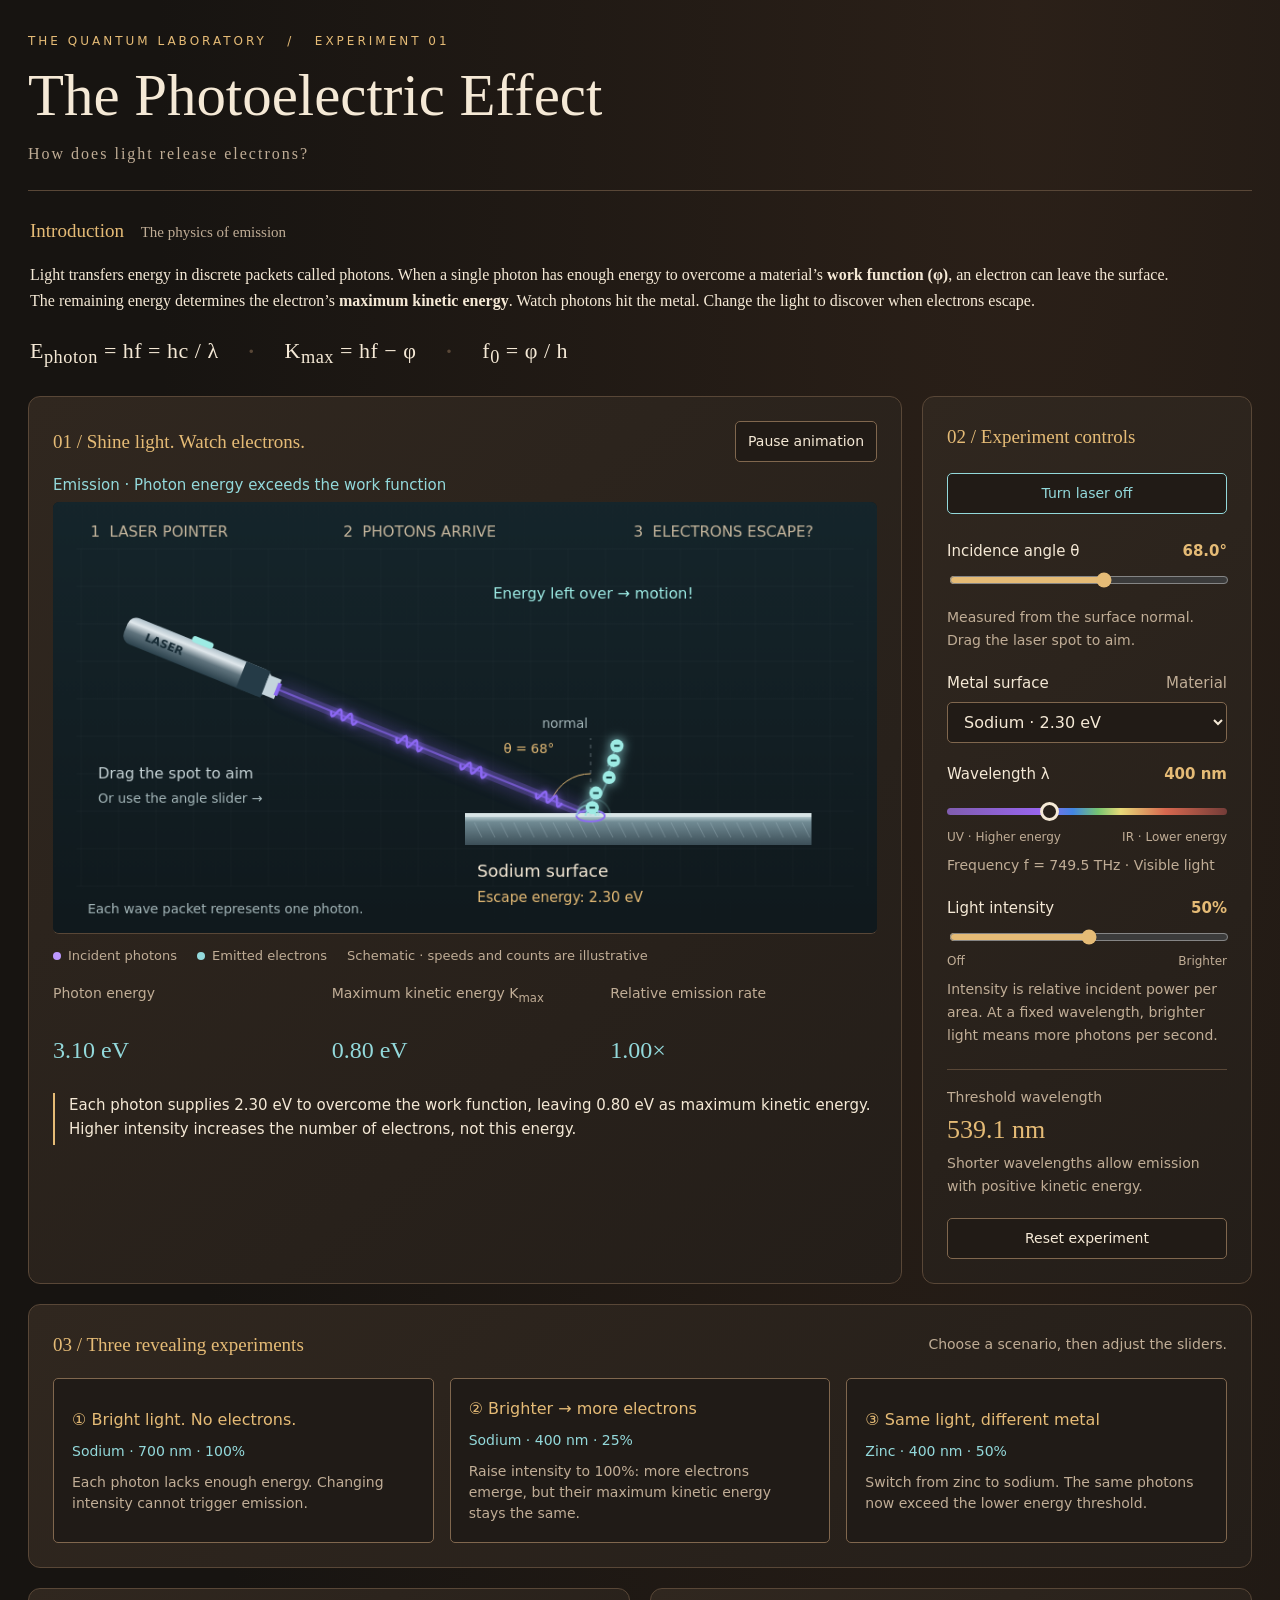
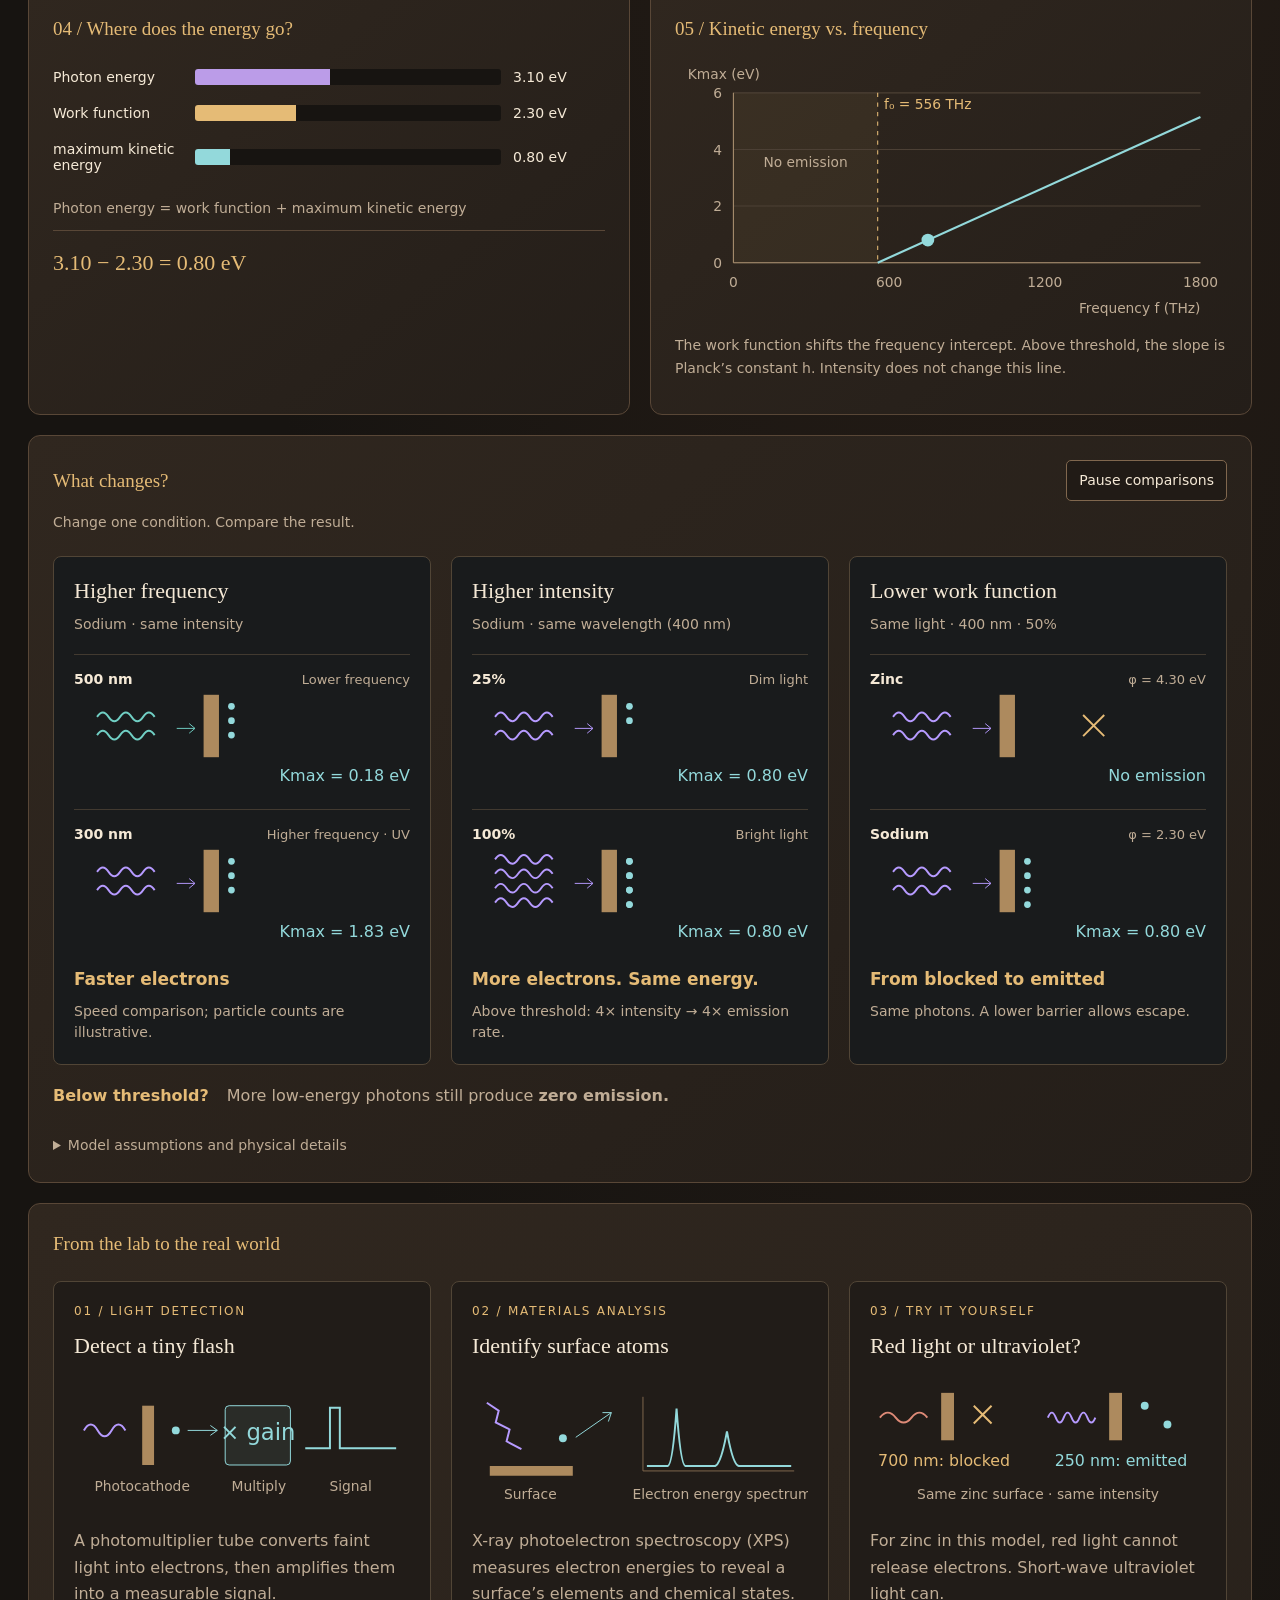
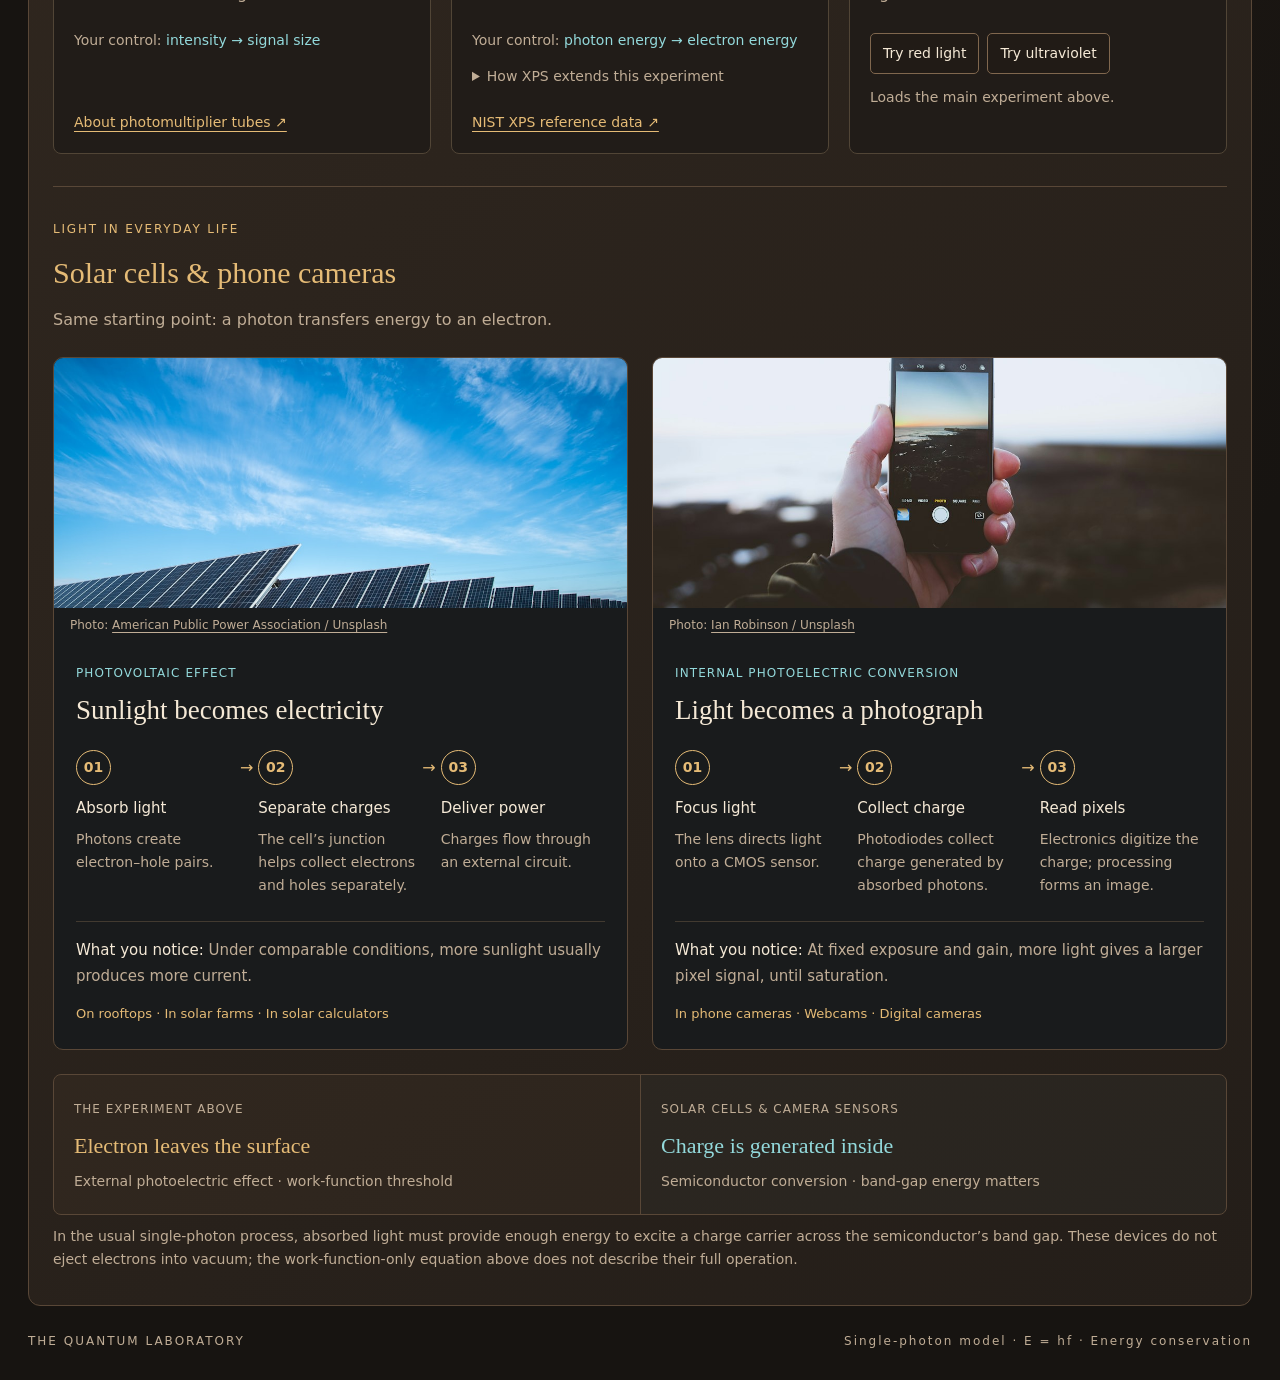
<file: index.html>
<!doctype html>
<html lang="en"><head><meta charset="utf-8"><meta name="viewport" content="width=device-width,initial-scale=1"><title>The Photoelectric Effect · Photoelectric Laboratory</title><style>:root{color-scheme:dark;--bg:#171411;--panel:#28211b;--line:#594737;--ink:#f5e9d6;--muted:#c0ad96;--gold:#e5bb76;--cyan:#93d9db}*{box-sizing:border-box}body{margin:0;background:radial-gradient(ellipse at 80% 0%,#49322366,transparent 60%),var(--bg);color:var(--ink);font:16px/1.65 Georgia,'Noto Serif TC',serif}main{max-width:1320px;margin:auto;padding:32px 28px}header{border-bottom:1px solid var(--line);padding-bottom:22px;margin-bottom:24px}.eyebrow{font:12px/1.6 system-ui;letter-spacing:3px;color:var(--gold)}h1{font-weight:400;font-size:clamp(36px,4.6vw,62px);line-height:1.12;margin:12px 0}.subtitle{color:var(--muted);letter-spacing:2px}h2{font-size:19px;font-weight:400;margin:0 0 16px;color:var(--gold)}h2 span{font-size:15px;color:var(--muted);margin-left:12px}p{margin:10px 0}.intro{padding:0 2px 24px}.intro p{max-width:1140px}.equation{margin-top:18px;font-size:22px;letter-spacing:.5px}.equation b{padding:0 24px;color:var(--line)}.panel{border:1px solid var(--line);background:linear-gradient(140deg,#30271f,#241e19);border-radius:12px;padding:24px}.lab{display:grid;grid-template-columns:minmax(0,1fr) 330px;gap:20px}.sectiontop{display:flex;align-items:center;justify-content:space-between;gap:12px}.sectiontop h2{margin:0}.status{font:15px system-ui;color:var(--cyan);margin-top:14px}canvas{width:100%;height:auto;display:block;margin-top:8px;border-bottom:1px solid var(--line);background:#15191c;border-radius:6px}.legend{display:flex;gap:20px;flex-wrap:wrap;color:var(--muted);font:13px system-ui;margin:14px 0 22px}.legend i{display:inline-block;width:8px;height:8px;border-radius:50%;margin-right:7px}.photon{background:#bc98ff}.electron{background:var(--cyan)}.readouts{display:grid;grid-template-columns:repeat(3,1fr);gap:12px}.readouts label{display:block;color:var(--muted);font:14px system-ui}.readouts strong{display:block;font-weight:400;font-size:26px;color:var(--cyan);margin-top:6px}.insight{margin-top:22px;padding-left:14px;border-left:2px solid var(--gold);min-height:52px}.controls label{display:flex;justify-content:space-between;margin:22px 0 10px;font:15px system-ui}.controls label span{color:var(--muted)}output{color:var(--gold);font-weight:600}select,button{font:14px/1.5 system-ui;color:var(--ink);background:#211b16;border:1px solid #80674e;border-radius:5px;padding:9px 12px}select{width:100%;font-size:16px}button{cursor:pointer}button:hover{border-color:var(--gold);background:#493827}button:focus-visible,select:focus-visible,input:focus-visible,summary:focus-visible{outline:2px solid var(--cyan);outline-offset:5px}input[type=range]{width:100%;accent-color:var(--gold);cursor:pointer}.spectrum{appearance:none;height:7px;border-radius:10px;background:linear-gradient(90deg,#805daf 0%,#9865ee 33%,#4286e3 45%,#77c571 54%,#e7d979 62%,#d7684f 78%,#733c38 100%);margin:15px 0}.spectrum::-webkit-slider-thumb{appearance:none;width:19px;height:19px;border:3px solid var(--ink);background:#28211b;border-radius:50%}.rangeEnds{display:flex;justify-content:space-between;font:12px system-ui;color:var(--muted)}.small{color:var(--muted);font:14px/1.65 system-ui}.threshold{border-top:1px solid var(--line);margin-top:22px;padding-top:16px}.threshold span,.threshold small{display:block;color:var(--muted);font:14px/1.65 system-ui}.threshold strong{font-size:26px;font-weight:400;color:var(--gold)}.reset{width:100%;margin-top:20px}.presets{margin-top:20px}.presetgrid{display:grid;grid-template-columns:repeat(3,1fr);gap:16px;margin-top:18px}.presetgrid button{text-align:left;padding:18px;background:#201b17}.presetgrid b{display:block;font-size:16px;font-weight:500;color:var(--gold)}.presetgrid span{display:block;color:var(--cyan);margin-top:9px}.presetgrid p{color:var(--muted);margin-bottom:0}.bottom{display:grid;grid-template-columns:1fr 1fr;gap:20px;margin-top:20px}#bars{margin:24px 0}.barrow{display:grid;grid-template-columns:85px 1fr 72px;gap:12px;align-items:center;font:14px system-ui;margin:20px 0}.track{height:16px;background:#171411;border-radius:3px;overflow:hidden}.fill{height:100%;transition:width .15s}.formula{color:var(--gold);font-size:22px;padding-top:14px;border-top:1px solid var(--line)}#graph{width:100%;font:13px system-ui}.explanation{margin-top:20px}.tablewrap{overflow:auto}table{width:100%;border-collapse:collapse;font:15px/1.6 system-ui;text-align:left}th,td{padding:15px 12px;border-bottom:1px solid var(--line)}th{color:var(--gold);font-weight:500}details{color:var(--muted);font:14px/1.8 system-ui;margin-top:18px}summary{cursor:pointer}footer{display:flex;justify-content:space-between;font:12px system-ui;letter-spacing:2px;color:var(--muted);padding:28px 0 0}@media(max-width:950px){.lab{grid-template-columns:1fr}.controls{display:block}.bottom{grid-template-columns:1fr}.presetgrid{grid-template-columns:1fr}}@media(max-width:540px){main{padding:22px 14px}.panel{padding:18px}.equation{font-size:17px}.equation b{padding:0 5px}.readouts strong{font-size:21px}.readouts label{font-size:12px}.sectiontop{align-items:flex-start}.sectiontop>.small{display:none}footer{display:block}footer span{display:block;margin-top:10px}.legend{gap:12px}.barrow{grid-template-columns:70px 1fr 65px;gap:8px}}

.barrow{grid-template-columns:130px 1fr 92px}.readouts strong{font-size:24px}.readouts label{min-height:40px}.controls label{gap:10px}.insight{font-family:system-ui;font-size:15px}.intro strong{font-weight:600}@media(max-width:540px){.barrow{grid-template-columns:100px 1fr 80px;font-size:13px}.readouts strong{font-size:20px}.equation{line-height:2}.readouts label{min-height:55px}.sectiontop h2{font-size:17px}}
/* Visual comparisons and practical examples */
.compare-grid,.applications-grid{display:grid;grid-template-columns:repeat(3,minmax(0,1fr));gap:20px;margin-top:22px}.compare-card,.application{background:#191b1c;border:1px solid #514536;border-radius:8px;padding:20px;min-width:0}h3{font-size:22px;font-weight:400;line-height:1.3;margin:0 0 8px}.held,.compare-note{font:14px/1.55 system-ui;color:var(--muted);margin:0 0 18px}.compare-lane{border-top:1px solid #423a30;padding-top:14px;margin-top:14px}.lane-title{display:flex;align-items:baseline;justify-content:space-between;gap:10px;font:14px/1.5 system-ui}.lane-title strong{font-weight:600;color:var(--ink)}.lane-title span{color:var(--muted);font-size:13px}.compare-lane svg{display:block;width:100%;height:auto;overflow:hidden}.lane-result{font:16px system-ui;color:var(--cyan);text-align:right;padding-bottom:10px}.takeaway{display:block;font:600 17px/1.5 system-ui;color:var(--gold);margin:16px 0 8px}.compare-note{margin:0}.threshold-note{display:flex;gap:18px;padding:18px 0 4px;font:16px/1.6 system-ui}.threshold-note strong{color:var(--gold)}.threshold-note span{color:var(--muted)}.compare-electron{animation:electron-travel var(--duration) linear infinite;animation-delay:var(--delay)}@keyframes electron-travel{from{transform:translateX(0)}to{transform:translateX(175px)}}.comparison.is-paused .compare-electron{animation-play-state:paused}.applications{margin-top:20px}.application{display:flex;flex-direction:column;background:#211c18}.app-number{font:12px/1.5 system-ui;letter-spacing:1.8px;color:var(--gold);margin-bottom:12px}.application svg{width:100%;margin:12px 0 4px;font-family:system-ui}.application p{font:16px/1.65 system-ui;color:var(--muted)}.app-link{font:14px/1.6 system-ui;margin:12px 0;color:var(--muted)}.app-link b{color:var(--cyan);font-weight:500}.application a{font:14px/1.6 system-ui;color:var(--gold);text-underline-offset:4px;margin-top:auto;padding-top:10px}.app-buttons{display:flex;flex-wrap:wrap;gap:8px;margin:16px 0 12px}.application details{margin-top:0;margin-bottom:12px}.application details p{font-size:14px}.related-note{border-top:1px solid var(--line);padding-top:18px;margin-top:22px}.comparison details{margin-top:20px}@media(max-width:1050px){.compare-grid,.applications-grid{grid-template-columns:1fr}.compare-card,.application{padding:22px}.compare-lane svg{max-width:480px;margin:auto}.application svg{max-width:440px;align-self:center}.held{margin-bottom:12px}.threshold-note{flex-direction:column;gap:4px}}@media(prefers-reduced-motion:reduce){.compare-electron{animation-play-state:paused}.fill{transition:none}}
.everyday{margin-top:32px;border-top:1px solid var(--line);padding-top:28px}.everyday-heading h2{font-size:30px;margin:6px 0}.everyday-heading>p{font:16px/1.6 system-ui;color:var(--muted)}.everyday-grid{display:grid;grid-template-columns:1fr 1fr;gap:24px;margin-top:24px}.everyday-card{min-width:0;border:1px solid var(--line);border-radius:10px;overflow:hidden;background:#191b1c}.everyday-card figure{margin:0}.everyday-card img{display:block;width:100%;height:250px;object-fit:cover;object-position:center 65%}.everyday-card figcaption{font:12px/1.6 system-ui;color:var(--muted);padding:8px 16px}.everyday-card a{color:var(--muted);text-underline-offset:3px}.everyday-content{padding:16px 22px 24px}.effect-label{font:12px/1.5 system-ui;color:var(--cyan);letter-spacing:1.1px}.everyday-content h3{font-size:27px;margin:8px 0 22px}.light-steps{display:grid;grid-template-columns:repeat(3,minmax(0,1fr));gap:18px;padding:0;list-style:none;font-family:system-ui}.light-steps li{position:relative;min-width:0}.light-steps li:not(:last-child)::after{content:'→';position:absolute;right:-13px;top:5px;color:var(--gold)}.light-steps b{display:flex;align-items:center;justify-content:center;width:35px;height:35px;border:1px solid var(--gold);border-radius:50%;font-size:14px;color:var(--gold)}.light-steps strong{display:block;font-size:15px;font-weight:500;line-height:1.5;margin:12px 0 8px}.light-steps span{font-size:14px;line-height:1.65;color:var(--muted);display:block}.daily-result{font:15px/1.7 system-ui;border-top:1px solid #423a30;margin-top:24px;padding-top:16px;color:var(--muted)}.daily-result strong{color:var(--ink);font-weight:500}.daily-use{display:block;color:var(--gold);font:13px/1.7 system-ui;margin-top:14px}.effect-contrast{display:grid;grid-template-columns:1fr 1fr;border:1px solid var(--line);margin-top:24px;border-radius:8px;overflow:hidden}.effect-contrast>div{padding:20px;background:#e5bb7608}.effect-contrast>div+div{border-left:1px solid var(--line);background:#93d9db08}.effect-contrast span{font:12px/1.6 system-ui;letter-spacing:1px;color:var(--muted)}.effect-contrast strong{display:block;color:var(--gold);font-size:22px;font-weight:400;margin:6px 0}.effect-contrast>div+div strong{color:var(--cyan)}.effect-contrast p{font:14px/1.7 system-ui;color:var(--muted);margin:0}@media(max-width:850px){.everyday-grid{grid-template-columns:1fr}.everyday-card img{height:290px}}@media(max-width:540px){.everyday-content{padding:16px}.everyday-card img{height:215px}.light-steps{grid-template-columns:1fr;gap:20px}.light-steps li{padding-left:49px;min-height:45px}.light-steps b{position:absolute;left:0;top:0}.light-steps strong{margin:0 0 4px}.light-steps li:not(:last-child)::after{content:'↓';left:11px;right:auto;top:auto;bottom:-20px}.effect-contrast{grid-template-columns:1fr}.effect-contrast>div+div{border-left:0;border-top:1px solid var(--line)}}

#scene{cursor:crosshair;touch-action:none}#scene:focus-visible{outline:2px solid var(--cyan);outline-offset:3px}#laserPower{width:100%;margin:4px 0 6px;border-color:var(--cyan);color:var(--cyan)}
</style></head><body>
<main><header><div class="eyebrow">THE QUANTUM LABORATORY &nbsp; / &nbsp; EXPERIMENT 01</div><h1>The Photoelectric Effect</h1><div class="subtitle">How does light release electrons?</div></header>
<section class="intro"><h2>Introduction <span>The physics of emission</span></h2><p>Light transfers energy in discrete packets called photons. When a single photon has enough energy to overcome a material’s <strong>work function (φ)</strong>, an electron can leave the surface. The remaining energy determines the electron’s <strong>maximum kinetic energy</strong>. Watch photons hit the metal. Change the light to discover when electrons escape.</p><div class="equation">E<sub>photon</sub> = hf = hc / λ <b>·</b> K<sub>max</sub> = hf − φ <b>·</b> f<sub>0</sub> = φ / h</div></section>
<div class="lab"><section class="apparatus panel"><div class="sectiontop"><h2>01 / Shine light. Watch electrons.</h2><button id="pause">Pause animation</button></div><div class="status" id="status" role="status"></div><canvas id="scene" tabindex="0" width="880" height="460" aria-label="Interactive laser pointer: drag to aim at the metal surface, or use left and right arrow keys. Electrons escape only above the energy threshold"></canvas><div class="legend"><span><i class="photon"></i>Incident photons</span><span><i class="electron"></i>Emitted electrons</span><span>Schematic · speeds and counts are illustrative</span></div><div class="readouts"><div><label>Photon energy</label><strong id="energy"></strong></div><div><label>Maximum kinetic energy K<sub>max</sub></label><strong id="kinetic"></strong></div><div><label>Relative emission rate</label><strong id="rate"></strong></div></div><p class="insight" id="insight"></p></section>
<aside class="panel controls"><h2>02 / Experiment controls</h2><button id="laserPower" type="button" aria-pressed="true">Turn laser off</button><label for="angle">Incidence angle θ <output id="angleValue">68.0°</output></label><input id="angle" type="range" min="58" max="76" step="0.1" value="68"><p class="small">Measured from the surface normal. Drag the laser spot to aim.</p><label for="material">Metal surface <span>Material</span></label><select id="material"><option value="2.30">Sodium · 2.30 eV</option><option value="2.14">Cesium · 2.14 eV</option><option value="4.30">Zinc · 4.30 eV</option><option value="4.70">Copper · 4.70 eV</option><option value="custom">Custom work function</option></select><div id="customBox" hidden><label for="work">Work function <output id="workValue"></output></label><input id="work" type="range" min="1.5" max="6" step="0.01" value="2.3"></div>
<label for="wave">Wavelength λ <output id="waveValue"></output></label><input id="wave" class="spectrum" type="range" min="180" max="800" step="1" value="400"><div class="rangeEnds"><span>UV · Higher energy</span><span>IR · Lower energy</span></div><p class="small" id="frequency"></p>
<label for="intensity">Light intensity <output id="intensityValue"></output></label><input id="intensity" type="range" min="0" max="100" value="50"><div class="rangeEnds"><span>Off</span><span>Brighter</span></div><p class="small">Intensity is relative incident power per area. At a fixed wavelength, brighter light means more photons per second.</p><div class="threshold"><span>Threshold wavelength</span><strong id="threshold"></strong><small>Shorter wavelengths allow emission with positive kinetic energy.</small></div><button id="reset" class="reset">Reset experiment</button></aside></div>
<section class="panel presets"><div class="sectiontop"><h2>03 / Three revealing experiments</h2><span class="small">Choose a scenario, then adjust the sliders.</span></div><div class="presetgrid"><button data-preset="red"><b>① Bright light. No electrons.</b><span>Sodium · 700 nm · 100%</span><p>Each photon lacks enough energy. Changing intensity cannot trigger emission.</p></button><button data-preset="bright"><b>② Brighter → more electrons</b><span>Sodium · 400 nm · 25%</span><p>Raise intensity to 100%: more electrons emerge, but their maximum kinetic energy stays the same.</p></button><button data-preset="metal"><b>③ Same light, different metal</b><span>Zinc · 400 nm · 50%</span><p>Switch from zinc to sodium. The same photons now exceed the lower energy threshold.</p></button></div></section>
<div class="bottom"><section class="panel"><h2>04 / Where does the energy go?</h2><div id="bars"></div><p class="small" id="balance"></p><div class="formula" id="calculation"></div></section><section class="panel"><h2>05 / Kinetic energy vs. frequency</h2><svg id="graph" viewBox="0 0 520 240" role="img" aria-label="Maximum kinetic energy versus frequency; no emission below threshold"></svg><p class="small">The work function shifts the frequency intercept. Above threshold, the slope is Planck’s constant h. Intensity does not change this line.</p></section></div>
<section class="panel explanation comparison"><div class="sectiontop"><h2>What changes?</h2><button id="comparePause" type="button">Pause comparisons</button></div><p class="small">Change one condition. Compare the result.</p><div class="compare-grid"><article class="compare-card"><h3>Higher frequency</h3><p class="held">Sodium · same intensity</p><div class="compare-lane"><div class="lane-title"><strong>500 nm</strong><span>Lower frequency</span></div><svg viewBox="0 0 350 80" role="img" aria-label="500 nm: Kmax = 0.18 eV"><path d="M 24 28 q 6 -9 12 0 t 12 0 t 12 0 t 12 0 t 12 0" fill="none" stroke="#70cfc4" stroke-width="2"/><path d="M 24 47 q 6 -9 12 0 t 12 0 t 12 0 t 12 0 t 12 0" fill="none" stroke="#70cfc4" stroke-width="2"/><path d="M 107 40 H 126 m -6 -5 l 6 5 -6 5" fill="none" stroke="#70cfc4"/><rect x="135" y="5" width="16" height="65" fill="#ad8a5e"/><circle class="compare-electron" cx="164" cy="17" r="3.5" fill="#93d9db" style="--duration:3s;--delay:-0.00s"/><circle class="compare-electron" cx="164" cy="32" r="3.5" fill="#93d9db" style="--duration:3s;--delay:-1.00s"/><circle class="compare-electron" cx="164" cy="47" r="3.5" fill="#93d9db" style="--duration:3s;--delay:-2.00s"/></svg><div class="lane-result"><span>Kmax = 0.18 eV</span></div></div><div class="compare-lane"><div class="lane-title"><strong>300 nm</strong><span>Higher frequency · UV</span></div><svg viewBox="0 0 350 80" role="img" aria-label="300 nm: Kmax = 1.83 eV"><path d="M 24 28 q 6 -9 12 0 t 12 0 t 12 0 t 12 0 t 12 0" fill="none" stroke="#b69aff" stroke-width="2"/><path d="M 24 47 q 6 -9 12 0 t 12 0 t 12 0 t 12 0 t 12 0" fill="none" stroke="#b69aff" stroke-width="2"/><path d="M 107 40 H 126 m -6 -5 l 6 5 -6 5" fill="none" stroke="#b69aff"/><rect x="135" y="5" width="16" height="65" fill="#ad8a5e"/><circle class="compare-electron" cx="164" cy="17" r="3.5" fill="#93d9db" style="--duration:0.95s;--delay:-0.00s"/><circle class="compare-electron" cx="164" cy="32" r="3.5" fill="#93d9db" style="--duration:0.95s;--delay:-0.32s"/><circle class="compare-electron" cx="164" cy="47" r="3.5" fill="#93d9db" style="--duration:0.95s;--delay:-0.63s"/></svg><div class="lane-result"><span>Kmax = 1.83 eV</span></div></div><strong class="takeaway">Faster electrons</strong><p class="compare-note">Speed comparison; particle counts are illustrative.</p></article><article class="compare-card"><h3>Higher intensity</h3><p class="held">Sodium · same wavelength (400 nm)</p><div class="compare-lane"><div class="lane-title"><strong>25%</strong><span>Dim light</span></div><svg viewBox="0 0 350 80" role="img" aria-label="25%: Kmax = 0.80 eV"><path d="M 24 28 q 6 -9 12 0 t 12 0 t 12 0 t 12 0 t 12 0" fill="none" stroke="#b69aff" stroke-width="2"/><path d="M 24 47 q 6 -9 12 0 t 12 0 t 12 0 t 12 0 t 12 0" fill="none" stroke="#b69aff" stroke-width="2"/><path d="M 107 40 H 126 m -6 -5 l 6 5 -6 5" fill="none" stroke="#b69aff"/><rect x="135" y="5" width="16" height="65" fill="#ad8a5e"/><circle class="compare-electron" cx="164" cy="17" r="3.5" fill="#93d9db" style="--duration:1.8s;--delay:-0.00s"/><circle class="compare-electron" cx="164" cy="32" r="3.5" fill="#93d9db" style="--duration:1.8s;--delay:-0.90s"/></svg><div class="lane-result"><span>Kmax = 0.80 eV</span></div></div><div class="compare-lane"><div class="lane-title"><strong>100%</strong><span>Bright light</span></div><svg viewBox="0 0 350 80" role="img" aria-label="100%: Kmax = 0.80 eV"><path d="M 24 15 q 6 -9 12 0 t 12 0 t 12 0 t 12 0 t 12 0" fill="none" stroke="#b69aff" stroke-width="2"/><path d="M 24 30 q 6 -9 12 0 t 12 0 t 12 0 t 12 0 t 12 0" fill="none" stroke="#b69aff" stroke-width="2"/><path d="M 24 45 q 6 -9 12 0 t 12 0 t 12 0 t 12 0 t 12 0" fill="none" stroke="#b69aff" stroke-width="2"/><path d="M 24 60 q 6 -9 12 0 t 12 0 t 12 0 t 12 0 t 12 0" fill="none" stroke="#b69aff" stroke-width="2"/><path d="M 107 40 H 126 m -6 -5 l 6 5 -6 5" fill="none" stroke="#b69aff"/><rect x="135" y="5" width="16" height="65" fill="#ad8a5e"/><circle class="compare-electron" cx="164" cy="17" r="3.5" fill="#93d9db" style="--duration:1.8s;--delay:-0.00s"/><circle class="compare-electron" cx="164" cy="32" r="3.5" fill="#93d9db" style="--duration:1.8s;--delay:-0.23s"/><circle class="compare-electron" cx="164" cy="47" r="3.5" fill="#93d9db" style="--duration:1.8s;--delay:-0.45s"/><circle class="compare-electron" cx="164" cy="62" r="3.5" fill="#93d9db" style="--duration:1.8s;--delay:-0.68s"/><circle class="compare-electron" cx="164" cy="17" r="3.5" fill="#93d9db" style="--duration:1.8s;--delay:-0.90s"/><circle class="compare-electron" cx="164" cy="32" r="3.5" fill="#93d9db" style="--duration:1.8s;--delay:-1.12s"/><circle class="compare-electron" cx="164" cy="47" r="3.5" fill="#93d9db" style="--duration:1.8s;--delay:-1.35s"/><circle class="compare-electron" cx="164" cy="62" r="3.5" fill="#93d9db" style="--duration:1.8s;--delay:-1.57s"/></svg><div class="lane-result"><span>Kmax = 0.80 eV</span></div></div><strong class="takeaway">More electrons. Same energy.</strong><p class="compare-note">Above threshold: 4× intensity → 4× emission rate.</p></article><article class="compare-card"><h3>Lower work function</h3><p class="held">Same light · 400 nm · 50%</p><div class="compare-lane"><div class="lane-title"><strong>Zinc</strong><span>φ = 4.30 eV</span></div><svg viewBox="0 0 350 80" role="img" aria-label="Zinc: No emission"><path d="M 24 28 q 6 -9 12 0 t 12 0 t 12 0 t 12 0 t 12 0" fill="none" stroke="#b69aff" stroke-width="2"/><path d="M 24 47 q 6 -9 12 0 t 12 0 t 12 0 t 12 0 t 12 0" fill="none" stroke="#b69aff" stroke-width="2"/><path d="M 107 40 H 126 m -6 -5 l 6 5 -6 5" fill="none" stroke="#b69aff"/><rect x="135" y="5" width="16" height="65" fill="#ad8a5e"/><path d="M 222 26 l 22 22 m 0 -22 l -22 22" stroke="#e5bb76" stroke-width="2"/></svg><div class="lane-result"><span>No emission</span></div></div><div class="compare-lane"><div class="lane-title"><strong>Sodium</strong><span>φ = 2.30 eV</span></div><svg viewBox="0 0 350 80" role="img" aria-label="Sodium: Kmax = 0.80 eV"><path d="M 24 28 q 6 -9 12 0 t 12 0 t 12 0 t 12 0 t 12 0" fill="none" stroke="#b69aff" stroke-width="2"/><path d="M 24 47 q 6 -9 12 0 t 12 0 t 12 0 t 12 0 t 12 0" fill="none" stroke="#b69aff" stroke-width="2"/><path d="M 107 40 H 126 m -6 -5 l 6 5 -6 5" fill="none" stroke="#b69aff"/><rect x="135" y="5" width="16" height="65" fill="#ad8a5e"/><circle class="compare-electron" cx="164" cy="17" r="3.5" fill="#93d9db" style="--duration:1.8s;--delay:-0.00s"/><circle class="compare-electron" cx="164" cy="32" r="3.5" fill="#93d9db" style="--duration:1.8s;--delay:-0.45s"/><circle class="compare-electron" cx="164" cy="47" r="3.5" fill="#93d9db" style="--duration:1.8s;--delay:-0.90s"/><circle class="compare-electron" cx="164" cy="62" r="3.5" fill="#93d9db" style="--duration:1.8s;--delay:-1.35s"/></svg><div class="lane-result"><span>Kmax = 0.80 eV</span></div></div><strong class="takeaway">From blocked to emitted</strong><p class="compare-note">Same photons. A lower barrier allows escape.</p></article></div><div class="threshold-note"><strong>Below threshold?</strong><span>More low-energy photons still produce <b>zero emission.</b></span></div><details><summary>Model assumptions and physical details</summary><p>The laser pointer is an ideal tunable source: ordinary laser pointers usually have a fixed wavelength. The whole beam stays on the plate. Angle changes its landing point; angle-dependent reflection, absorption and spot area are omitted, so the energy threshold and modeled total emission rate do not change with angle. This ideal single-photon model neglects multiphoton effects, space charge, and temperature. Work functions are teaching approximations; real values depend on crystal face, oxidation, and surface condition. The relative emission rate assumes constant quantum efficiency above threshold, normalized to sodium at 400 nm and 50% intensity (1.00×). At fixed incident power, photon flux is proportional to 1/(hf). The animation shows representative electrons at the maximum kinetic energy; real electrons have a distribution of energies. At hf = φ, the ideal maximum kinetic energy is zero; this does not imply a finite measurable emission current. With the light off, there is no emission, although the selected wavelength still defines a photon energy. Geometry and animation are not to scale.</p></details></section><section class="panel applications"><h2>From the lab to the real world</h2><div class="applications-grid">
<article class="application"><span class="app-number">01 / LIGHT DETECTION</span><h3>Detect a tiny flash</h3><svg viewBox="0 0 340 135" role="img" aria-label="Photons release electrons at a photocathode; multiplication produces an electrical pulse"><path d="M 10 50 q 7 -12 14 0 t 14 0 t 14 0" fill="none" stroke="#b69aff" stroke-width="2"/><rect x="69" y="25" width="12" height="60" fill="#ad8a5e"/><circle cx="103" cy="50" r="4" fill="#93d9db"/><path d="M 115 50 H 145 m -7 -5 l 7 5 -7 5" stroke="#93d9db" fill="none"/><rect x="153" y="25" width="66" height="60" rx="4" fill="#93d9db15" stroke="#93d9db"/><text x="186" y="60" text-anchor="middle" fill="#93d9db" font-size="23">× gain</text><path d="M 234 68 H 259 V 27 H 269 V 68 H 326" stroke="#93d9db" fill="none" stroke-width="2"/><text x="69" y="111" fill="#c0ad96" font-size="14" text-anchor="middle">Photocathode</text><text x="187" y="111" fill="#c0ad96" font-size="14" text-anchor="middle">Multiply</text><text x="280" y="111" fill="#c0ad96" font-size="14" text-anchor="middle">Signal</text></svg><p>A photomultiplier tube converts faint light into electrons, then amplifies them into a measurable signal.</p><div class="app-link">Your control: <b>intensity → signal size</b></div><a href="https://www.hamamatsu.com/us/en/product/optical-sensors/pmt/about_pmts.html" target="_blank" rel="noopener noreferrer">About photomultiplier tubes ↗</a></article>
<article class="application"><span class="app-number">02 / MATERIALS ANALYSIS</span><h3>Identify surface atoms</h3><svg viewBox="0 0 340 135" role="img" aria-label="X-rays eject electrons; an energy spectrum helps identify surface composition"><path d="M 15 22 l 12 8 -3 12 14 7 -3 12 15 8" stroke="#b69aff" fill="none" stroke-width="2"/><path d="M 18 91 H 102" stroke="#ad8a5e" stroke-width="10"/><circle cx="92" cy="58" r="4" fill="#93d9db"/><path d="M 105 57 L 141 32 m -9 0 l 9 0 -3 9" stroke="#93d9db" fill="none"/><path d="M 173 16 V 91 H 326" stroke="#80674e" fill="none"/><path d="M 177 86 H 198 Q 203 85 207 28 Q 211 85 216 86 H 246 Q 252 84 258 51 Q 264 85 270 86 H 323" stroke="#93d9db" fill="none" stroke-width="2"/><text x="59" y="119" fill="#c0ad96" font-size="14" text-anchor="middle">Surface</text><text x="253" y="119" fill="#c0ad96" font-size="14" text-anchor="middle">Electron energy spectrum</text></svg><p>X-ray photoelectron spectroscopy (XPS) measures electron energies to reveal a surface’s elements and chemical states.</p><div class="app-link">Your control: <b>photon energy → electron energy</b></div><details><summary>How XPS extends this experiment</summary><p>Core electrons also have binding energies. XPS uses E<sub>B</sub> = hν − E<sub>K</sub> − φ<sub>analyzer</sub>; the simple work-function-only model above is not an XPS spectrum simulation. The peaks shown here are illustrative.</p></details><a href="https://srdata.nist.gov/xps/" target="_blank" rel="noopener noreferrer">NIST XPS reference data ↗</a></article>
<article class="application"><span class="app-number">03 / TRY IT YOURSELF</span><h3>Red light or ultraviolet?</h3><svg viewBox="0 0 340 135" role="img" aria-label="Zinc at 700 nanometers: no emission; zinc at 250 nanometers: emission"><path d="M 10 37 q 8 -10 16 0 t 16 0 t 16 0" stroke="#de8a77" fill="none" stroke-width="2"/><rect x="72" y="12" width="13" height="48" fill="#ad8a5e"/><path d="M 105 25 l 18 18 m 0 -18 l -18 18" stroke="#e5bb76" stroke-width="2"/><path d="M 180 37 q 4 -10 8 0 t 8 0 t 8 0 t 8 0 t 8 0 t 8 0" stroke="#b69aff" fill="none" stroke-width="2"/><rect x="242" y="12" width="13" height="48" fill="#ad8a5e"/><circle cx="278" cy="25" r="4" fill="#93d9db"/><circle cx="301" cy="44" r="4" fill="#93d9db"/><text x="75" y="86" fill="#e5bb76" text-anchor="middle" font-size="16">700 nm: blocked</text><text x="254" y="86" fill="#93d9db" text-anchor="middle" font-size="16">250 nm: emitted</text><text x="170" y="119" fill="#c0ad96" text-anchor="middle" font-size="14">Same zinc surface · same intensity</text></svg><p>For zinc in this model, red light cannot release electrons. Short-wave ultraviolet light can.</p><div class="app-buttons"><button type="button" data-demo="red-zinc">Try red light</button><button type="button" data-demo="uv-zinc">Try ultraviolet</button></div><span class="small">Loads the main experiment above.</span></article>
</div><section class="everyday"><div class="everyday-heading"><span class="app-number">LIGHT IN EVERYDAY LIFE</span><h2>Solar cells &amp; phone cameras</h2><p>Same starting point: a photon transfers energy to an electron.</p></div>
<div class="everyday-grid"><article class="everyday-card"><figure><img src="[data-uri]" width="1100" height="732" alt="Real photovoltaic solar panels in a field under a bright blue sky" loading="lazy"><figcaption>Photo: <a href="https://unsplash.com/photos/solar-panel-under-blue-sky-XGAZzyLzn18" target="_blank" rel="noopener noreferrer">American Public Power Association / Unsplash</a></figcaption></figure><div class="everyday-content"><span class="effect-label">PHOTOVOLTAIC EFFECT</span><h3>Sunlight becomes electricity</h3><ol class="light-steps" aria-label="How a solar cell works"><li><b>01</b><strong>Absorb light</strong><span>Photons create electron–hole pairs.</span></li><li><b>02</b><strong>Separate charges</strong><span>The cell’s junction helps collect electrons and holes separately.</span></li><li><b>03</b><strong>Deliver power</strong><span>Charges flow through an external circuit.</span></li></ol><p class="daily-result"><strong>What you notice:</strong> Under comparable conditions, more sunlight usually produces more current.</p><span class="daily-use">On rooftops · In solar farms · In solar calculators</span></div></article>
<article class="everyday-card"><figure><img src="[data-uri]" width="1100" height="733" alt="A person using a phone camera to photograph a landscape" loading="lazy"><figcaption>Photo: <a href="https://unsplash.com/photos/person-taking-photo-of-landscapes-using-iphone-during-daytime-EzGRCDqLPaY" target="_blank" rel="noopener noreferrer">Ian Robinson / Unsplash</a></figcaption></figure><div class="everyday-content"><span class="effect-label">INTERNAL PHOTOELECTRIC CONVERSION</span><h3>Light becomes a photograph</h3><ol class="light-steps" aria-label="How a phone image sensor works"><li><b>01</b><strong>Focus light</strong><span>The lens directs light onto a CMOS sensor.</span></li><li><b>02</b><strong>Collect charge</strong><span>Photodiodes collect charge generated by absorbed photons.</span></li><li><b>03</b><strong>Read pixels</strong><span>Electronics digitize the charge; processing forms an image.</span></li></ol><p class="daily-result"><strong>What you notice:</strong> At fixed exposure and gain, more light gives a larger pixel signal, until saturation.</p><span class="daily-use">In phone cameras · Webcams · Digital cameras</span></div></article></div>
<div class="effect-contrast"><div><span>THE EXPERIMENT ABOVE</span><strong>Electron leaves the surface</strong><p>External photoelectric effect · work-function threshold</p></div><div><span>SOLAR CELLS &amp; CAMERA SENSORS</span><strong>Charge is generated inside</strong><p>Semiconductor conversion · band-gap energy matters</p></div></div><p class="small">In the usual single-photon process, absorbed light must provide enough energy to excite a charge carrier across the semiconductor’s band gap. These devices do not eject electrons into vacuum; the work-function-only equation above does not describe their full operation.</p></section></section>
<footer>THE QUANTUM LABORATORY <span>Single-photon model · E = hf · Energy conservation</span></footer></main><script>const $=id=>document.getElementById(id);const HC=1239.841984,H=4.135667696e-15;let state,paused=false,time=0,last=0;
function physics(wavelength,intensity,phi){const energy=HC/wavelength,k=energy-phi;return{wavelength,intensity,phi,energy,k,emits:intensity>0&&k>0,rate:intensity>0&&k>0?(intensity/50)*(wavelength/400):0,frequency:energy/H,threshold:HC/phi};}
function update(){const phi=$('material').value==='custom'?+$('work').value:+$('material').value;state=physics(+$('wave').value,+$('intensity').value,phi);const s=state;$('customBox').hidden=$('material').value!=='custom';$('workValue').textContent=phi.toFixed(2)+' eV';$('waveValue').textContent=s.wavelength+' nm';$('intensityValue').textContent=s.intensity+'%';$('frequency').textContent='Frequency f = '+(s.frequency/1e12).toFixed(1)+' THz · '+(s.wavelength<380?'Ultraviolet (shown in violet)':s.wavelength>750?'Near infrared (shown in red)':'Visible light');$('threshold').textContent=s.threshold.toFixed(1)+' nm';$('energy').textContent=s.energy.toFixed(2)+' eV';$('kinetic').textContent=s.k>=0?s.k.toFixed(2)+' eV':'—';$('rate').textContent=s.rate.toFixed(2)+'×';$('status').textContent=s.intensity===0?'Light off · No incident photons':s.emits?'Emission · Photon energy exceeds the work function':'No emission · Photon energy does not exceed the work function';$('status').style.color=s.emits?'#93d9db':'#e5bb76';$('insight').textContent=s.intensity===0?'Increase intensity to turn on the light. Emission still depends on the energy of each photon.':s.k<0?'An additional '+(-s.k).toFixed(2)+' eV per photon is needed to reach threshold. More intensity will not help: shorten the wavelength or select a lower-work-function metal.':s.k===0?'At the ideal threshold, maximum kinetic energy is zero: no electrons travel outward.':'Each photon supplies '+phi.toFixed(2)+' eV to overcome the work function, leaving '+s.k.toFixed(2)+' eV as maximum kinetic energy. Higher intensity increases the number of electrons, not this energy.';
const bars=[['Photon energy',s.energy,'#bb9ce8'],['Work function',phi,'#e5bb76'],['maximum kinetic energy',Math.max(0,s.k),'#93d9db']];$('bars').innerHTML=bars.map(([n,v,c])=>`<div class="barrow"><span>${n}</span><div class="track"><div class="fill" style="width:${v/7*100}%;background:${c}"></div></div><span>${n==='maximum kinetic energy'&&s.k<0?'No emission':v.toFixed(2)+' eV'}</span></div>`).join('');$('balance').textContent=s.k<0?'Photon energy is below the work function. A negative difference is not a physical electron kinetic energy.':'Photon energy = work function + maximum kinetic energy';$('calculation').textContent=s.k<0?s.energy.toFixed(2)+' eV < '+phi.toFixed(2)+' eV → No emission':s.energy.toFixed(2)+' − '+phi.toFixed(2)+' = '+s.k.toFixed(2)+' eV';drawGraph();syncLaser();drawScene();}
function drawGraph(){const s=state,x=f=>55+f/1800*440,y=k=>190-k/6*160,f0=s.phi/H/1e12;let lines='';for(let k=0;k<=6;k+=2)lines+=`<line x1="55" y1="${y(k)}" x2="495" y2="${y(k)}" stroke="#4c4035"/><text x="36" y="${y(k)+5}" fill="#c0ad96">${k}</text>`;for(let f=0;f<=1800;f+=600)lines+=`<text x="${x(f)}" y="213" text-anchor="middle" fill="#c0ad96">${f}</text>`;$('graph').innerHTML=`<text x="12" y="17" fill="#c0ad96">Kmax (eV)</text><rect x="55" y="30" width="${x(f0)-55}" height="160" fill="#e5bb7610"/>${lines}<line x1="55" y1="30" x2="55" y2="190" stroke="#ad9272"/><line x1="55" y1="190" x2="495" y2="190" stroke="#ad9272"/><line x1="${x(f0)}" y1="30" x2="${x(f0)}" y2="190" stroke="#e5bb76" stroke-dasharray="4 5"/><path d="M ${x(f0)} 190 L 495 ${y(H*1800e12-s.phi)}" fill="none" stroke="#93d9db" stroke-width="2"/><text x="${55+(x(f0)-55)/2}" y="100" text-anchor="middle" fill="#c0ad96">No emission</text><text x="${f0>1100?x(f0)-6:x(f0)+6}" text-anchor="${f0>1100?'end':'start'}" y="45" fill="#e5bb76">f₀ = ${f0.toFixed(0)} THz</text><circle cx="${x(s.frequency/1e12)}" cy="${y(Math.max(0,s.k))}" r="6" fill="${s.k>0?'#93d9db':'#e5bb76'}"/><text x="495" y="237" text-anchor="end" fill="#c0ad96">Frequency f (THz)</text>`;}
const canvas=$('scene'),ctx=canvas.getContext('2d');
const laserOrigin={x:240,y:200};
let laserAngle=68,lastIntensity=50;
function laserTarget(){return {x:240+135*Math.tan(laserAngle*Math.PI/180),y:335};}
function syncLaser(){ $('angleValue').textContent=laserAngle.toFixed(1)+'°';$('laserPower').textContent=state.intensity>0?'Turn laser off':'Turn laser on';$('laserPower').setAttribute('aria-pressed',String(state.intensity>0)); }
let photons=[],electrons=[],impacts=[],photonClock=0,sequence=0;
function lightColor(w){if(w<380)return'#b69aff';if(w>750)return'#d86b58';const hue=270-(w-380)/(750-380)*270;return `hsl(${hue},85%,68%)`;}
function clearParticles(){photons=[];electrons=[];impacts=[];photonClock=0;}
function spawnPhoton(){const n=sequence++,target=laserTarget();photons.push({x:laserOrigin.x,y:laserOrigin.y,tx:target.x+(n%3-1)*3,ty:target.y,p:0,energy:state.energy,wavelength:state.wavelength});}
function advanceParticles(dt){if(!state)return;const flux=state.intensity/50*state.wavelength/400*5;if(flux>0){photonClock+=dt*flux;while(photonClock>=1){spawnPhoton();photonClock--;}}for(const p of photons){p.p+=dt/.95;if(p.p>=1){const k=p.energy-state.phi;impacts.push({x:p.tx,y:p.ty,age:0,success:k>0});if(k>0)electrons.push({x:p.tx,y:p.ty-5,v:95*Math.sqrt(k),angle:-1.35+(p.tx-490)/245*.6,age:0,trail:[]});}}photons=photons.filter(p=>p.p<1);for(const e of electrons){e.trail.push({x:e.x,y:e.y});if(e.trail.length>8)e.trail.shift();e.x+=Math.cos(e.angle)*e.v*dt;e.y+=Math.sin(e.angle)*e.v*dt;e.age+=dt;}electrons=electrons.filter(e=>e.y>40&&e.x<855&&e.age<9);for(const i of impacts)i.age+=dt;impacts=impacts.filter(i=>i.age<.55);}
function drawScene(){if(!state)return;const s=state,c=ctx,lit=s.intensity>0,color=lightColor(s.wavelength);c.clearRect(0,0,880,460);const bg=c.createLinearGradient(0,0,0,460);bg.addColorStop(0,'#15252b');bg.addColorStop(1,'#10191d');c.fillStyle=bg;c.fillRect(0,0,880,460);
// Diagram surface, light paths and energy cues are functional geometry.
c.strokeStyle='#ffffff06';c.lineWidth=1;for(let x=30;x<880;x+=40){c.beginPath();c.moveTo(x,50);c.lineTo(x,410);c.stroke();}for(let y=50;y<430;y+=40){c.beginPath();c.moveTo(25,y);c.lineTo(855,y);c.stroke();}
c.font='16px system-ui';c.fillStyle='#c5b69d';c.fillText('1  LASER POINTER',40,37);c.fillText('2  PHOTONS ARRIVE',310,37);c.fillText('3  ELECTRONS ESCAPE?',620,37);
const target=laserTarget(),beamAngle=Math.atan2(target.y-laserOrigin.y,target.x-laserOrigin.x);
if(lit){c.save();c.strokeStyle=color;c.globalAlpha=.12+.32*s.intensity/100;c.shadowColor=color;c.shadowBlur=18;c.lineWidth=10;c.beginPath();c.moveTo(laserOrigin.x,laserOrigin.y);c.lineTo(target.x,target.y);c.stroke();c.globalAlpha=.4+.5*s.intensity/100;c.lineWidth=2;c.stroke();c.restore();}
const plate=c.createLinearGradient(0,335,0,370);plate.addColorStop(0,'#c0d4d8');plate.addColorStop(.18,'#718b94');plate.addColorStop(1,'#34454e');c.fillStyle=plate;c.fillRect(440,335,370,31);c.fillStyle='#d9e5e7';c.fillRect(440,332,370,4);c.strokeStyle='#afc4cd55';for(let x=450;x<810;x+=14){c.beginPath();c.moveTo(x,342);c.lineTo(x+8,358);c.stroke();}
c.font='18px system-ui';c.fillStyle='#f5e9d6';c.fillText(($('material').value==='custom'?'Custom metal':$('material').options[$('material').selectedIndex].text.split(' ·')[0])+' surface',453,400);c.font='15px system-ui';c.fillStyle='#e5bb76';c.fillText('Escape energy: '+s.phi.toFixed(2)+' eV',453,427);
// Rotating laser-pointer diagram; its aperture anchors the simulated ray.
c.save();c.translate(laserOrigin.x,laserOrigin.y);c.rotate(beamAngle);const barrel=c.createLinearGradient(0,-16,0,16);barrel.addColorStop(0,'#aabcc6');barrel.addColorStop(.25,'#e0e8ec');barrel.addColorStop(.55,'#60747e');barrel.addColorStop(1,'#283e49');c.fillStyle=barrel;c.beginPath();c.roundRect(-175,-15,165,30,10);c.fill();c.fillStyle='#253b47';c.fillRect(-42,-15,28,30);c.fillStyle='#c4d4dc';c.fillRect(-14,-11,14,22);c.fillStyle=lit?color:'#253b47';c.fillRect(-2,-7,4,14);c.fillStyle=lit?'#9debe4':'#69808a';c.beginPath();c.roundRect(-105,-20,24,7,3);c.fill();c.fillStyle='#182c36';c.font='bold 12px system-ui';c.fillText('LASER',-152,5);c.restore();
c.save();c.strokeStyle='#b9c7ce77';c.setLineDash([4,5]);c.beginPath();c.moveTo(target.x,335);c.lineTo(target.x,252);c.stroke();c.setLineDash([]);c.strokeStyle='#e5bb76';c.beginPath();c.arc(target.x,335,45,-Math.PI/2-laserAngle*Math.PI/180,-Math.PI/2);c.stroke();c.font='14px system-ui';c.fillStyle='#e5bb76';c.fillText('θ = '+laserAngle.toFixed(0)+'°',target.x-93,268);c.fillStyle='#a5b7ba';c.fillText('normal',target.x-52,241);c.strokeStyle=lit?color:'#82949b';c.lineWidth=2;c.beginPath();c.ellipse(target.x,335,15,6,0,0,Math.PI*2);c.stroke();c.restore();
c.font='16px system-ui';c.fillStyle='#c5d2d5';c.fillText('Drag the spot to aim',48,295);c.font='14px system-ui';c.fillStyle='#a5b7ba';c.fillText('Or use the angle slider →',48,321);
for(const p of photons){const x=p.x+(p.tx-p.x)*p.p,y=p.y+(p.ty-p.y)*p.p,a=Math.atan2(p.ty-p.y,p.tx-p.x);c.save();c.translate(x,y);c.rotate(a);c.strokeStyle=lightColor(p.wavelength);c.lineWidth=2.5;c.shadowBlur=7;c.shadowColor=c.strokeStyle;c.beginPath();const period=7+14*(p.wavelength-180)/620;for(let j=-15;j<=15;j++){const yy=Math.sin((j+15)/period*Math.PI*2)*5;j===-15?c.moveTo(j,yy):c.lineTo(j,yy);}c.stroke();c.restore();}
for(const i of impacts){c.save();c.globalAlpha=Math.max(0,1-i.age/.55);c.strokeStyle=i.success?'#9debe4':'#e5bb76';c.lineWidth=2;c.beginPath();c.arc(i.x,i.y,4+i.age*30,Math.PI,Math.PI*2);c.stroke();c.restore();}
for(const e of electrons){c.save();c.strokeStyle='#93d9db66';c.lineWidth=2;c.beginPath();e.trail.forEach((p,i)=>i?c.lineTo(p.x,p.y):c.moveTo(p.x,p.y));c.stroke();c.fillStyle='#9debe4';c.shadowColor='#93d9db';c.shadowBlur=12;c.beginPath();c.arc(e.x,e.y,7,0,Math.PI*2);c.fill();c.shadowBlur=0;c.strokeStyle='#12383a';c.beginPath();c.moveTo(e.x-3,e.y);c.lineTo(e.x+3,e.y);c.stroke();c.restore();}
c.font='16px system-ui';c.fillStyle=lit?(s.emits?'#9debe4':'#e5bb76'):'#c5b69d';c.fillText(!lit?'Laser off':s.emits?'Energy left over → motion!':'Not enough energy to escape',470,103);c.font='14px system-ui';c.fillStyle='#a5b7ba';c.fillText(lit?'Each wave packet represents one photon.':'Turn up the intensity to switch on the laser.',37,439);}
function animate(t){const dt=last?Math.min((t-last)/1000,.05):0;if(!paused){time+=dt;advanceParticles(dt);}last=t;drawScene();requestAnimationFrame(animate);}
['material','work','wave','intensity'].forEach(id=>$(id).addEventListener('input',()=>{clearParticles();update();}));$('pause').onclick=()=>{paused=!paused;$('pause').textContent=paused?'Resume animation':'Pause animation';};function preset(m,w,i){$('material').value=m;$('wave').value=w;$('intensity').value=i;time=0;clearParticles();update();}$('reset').onclick=()=>{paused=false;$('pause').textContent='Pause animation';laserAngle=68;$('angle').value='68';preset('2.30',400,50);};document.querySelectorAll('[data-preset]').forEach(b=>b.onclick=()=>{const p={red:['2.30',700,100],bright:['2.30',400,25],metal:['4.30',400,50]}[b.dataset.preset];preset(...p);});update();requestAnimationFrame(animate);
let comparisonsPaused=false;
$('comparePause').onclick=()=>{comparisonsPaused=!comparisonsPaused;document.querySelector('.comparison').classList.toggle('is-paused',comparisonsPaused);$('comparePause').textContent=comparisonsPaused?'Resume comparisons':'Pause comparisons';};
document.querySelectorAll('[data-demo]').forEach(button=>button.onclick=()=>{preset('4.30',button.dataset.demo==='uv-zinc'?250:700,50);document.querySelector('.lab').scrollIntoView({behavior:window.matchMedia('(prefers-reduced-motion: reduce)').matches?'instant':'smooth',block:'start'});$('wave').focus({preventScroll:true});});

function setLaserAngle(value){laserAngle=Math.min(76,Math.max(58,Number(value)));$('angle').value=String(laserAngle);clearParticles();syncLaser();drawScene();}
$('angle').addEventListener('input',()=>setLaserAngle($('angle').value));
$('laserPower').onclick=()=>{if(state.intensity>0){lastIntensity=state.intensity;$('intensity').value='0';}else{$('intensity').value=String(lastIntensity||50);}clearParticles();update();};
let aiming=false;
function aimAt(event){const r=canvas.getBoundingClientRect(),x=(event.clientX-r.left)*880/r.width;setLaserAngle(Math.atan2(x-laserOrigin.x,135)*180/Math.PI);}
canvas.addEventListener('pointerdown',event=>{aiming=true;canvas.setPointerCapture(event.pointerId);aimAt(event);});
canvas.addEventListener('pointermove',event=>{if(aiming)aimAt(event);});
canvas.addEventListener('pointerup',()=>{aiming=false;});canvas.addEventListener('pointercancel',()=>{aiming=false;});
canvas.addEventListener('keydown',event=>{if(event.key==='ArrowLeft'||event.key==='ArrowRight'){event.preventDefault();setLaserAngle(laserAngle+(event.key==='ArrowRight'?1:-1));}});
</script></body></html>
</file>
